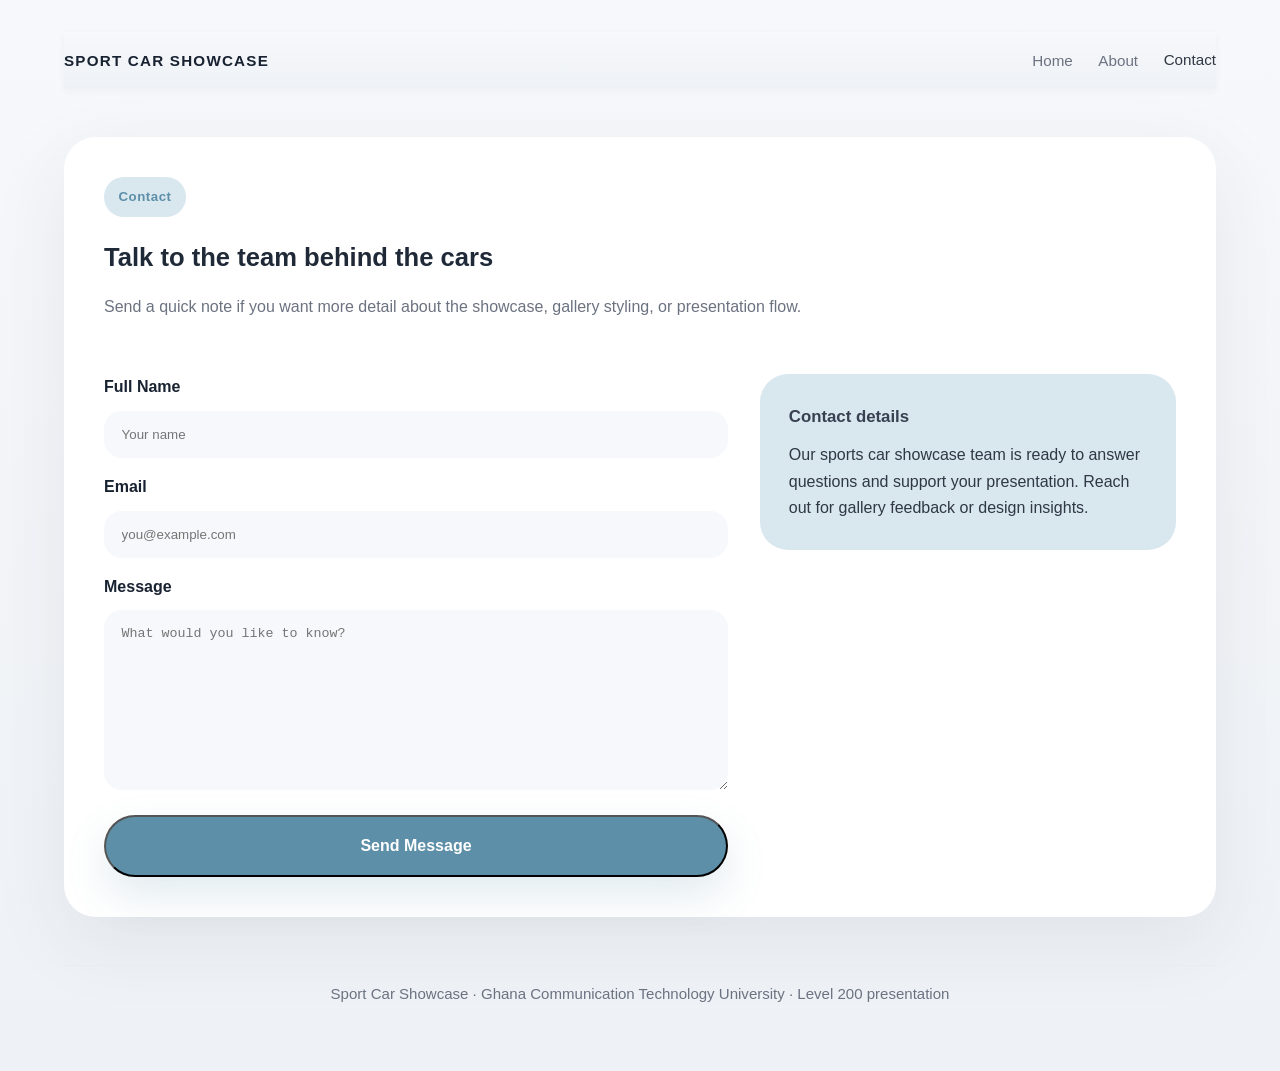
<file: contact.html>
<!DOCTYPE html>
<html lang="en">
<head>
  <meta charset="UTF-8" />
  <meta name="viewport" content="width=device-width, initial-scale=1.0" />
  <title>Contact — Sport Car Showcase</title>
  <link rel="stylesheet" href="styles.css" />
</head>
<body>
  <div class="page-shell">
    <header>
      <div class="logo">Sport Car Showcase</div>
      <nav class="nav-links">
        <a href="index.html">Home</a>
        <a href="about.html">About</a>
        <a href="contact.html" class="active">Contact</a>
      </nav>
    </header>

    <section class="contact-section">
      <div class="contact-content">
        <div class="contact-copy">
          <span class="eyebrow">Contact</span>
          <h2>Talk to the team behind the cars</h2>
          <p>Send a quick note if you want more detail about the showcase, gallery styling, or presentation flow.</p>
        </div>

        <div class="contact-grid">
          <form class="contact-form" action="#" method="post">
            <div class="form-group">
              <label for="contact-name">Full Name</label>
              <input id="contact-name" type="text" name="name" placeholder="Your name" required />
            </div>
            <div class="form-group">
              <label for="contact-email">Email</label>
              <input id="contact-email" type="email" name="email" placeholder="you@example.com" required />
            </div>
            <div class="form-group">
              <label for="contact-message">Message</label>
              <textarea id="contact-message" name="message" placeholder="What would you like to know?" required></textarea>
            </div>
            <button class="button-primary" type="submit">Send Message</button>
          </form>

          <aside class="contact-aside">
            <div class="contact-card">
              <h3>Contact details</h3>
              <p>Our sports car showcase team is ready to answer questions and support your presentation. Reach out for gallery feedback or design insights.</p>
            </div>
          </aside>
        </div>
      </div>
    </section>

    <footer>
      Sport Car Showcase · Ghana Communication Technology University · Level 200 presentation
    </footer>
  </div>
  <script src="script.js" defer></script>
</body>
</html>
</file>
<file: styles.css>
:root {
  color-scheme: light;
  font-family: "Inter", "Roboto", "Helvetica Neue", Arial, sans-serif;
  --bg: #f7f8fb;
  --surface: #ffffff;
  --text: #2f3844;
  --muted: #6b7280;
  --accent: #5d8fa8;
  --accent-soft: #d9e7ef;
  --border: #d7dce4;
  --radius: 24px;
  --shadow: 0 24px 80px rgba(47, 56, 68, 0.08);
  --section-gap: 3rem;
  --transition: 200ms ease-in-out;
}

* {
  box-sizing: border-box;
}

html {
  scroll-behavior: smooth;
}

body {
  margin: 0;
  min-height: 100vh;
  background: linear-gradient(180deg, #f7f8fb 0%, #eef2f6 100%);
  color: var(--text);
  line-height: 1.65;
}

a {
  color: inherit;
  text-decoration: none;
}

button,
.button {
  font: inherit;
  cursor: pointer;
}

.page-shell {
  max-width: 1200px;
  margin: 0 auto;
  padding: 2rem 1.5rem 4rem;
}

header {
  position: sticky;
  top: 0;
  z-index: 100;
  margin-bottom: var(--section-gap);
  padding: 1rem 0;
  display: flex;
  justify-content: space-between;
  align-items: center;
  gap: 1.5rem;
  background: linear-gradient(180deg, #f7f8fb 0%, #eef2f6 100%);
  box-shadow: 0 2px 8px rgba(47, 56, 68, 0.04);
}

.logo {
  font-weight: 700;
  letter-spacing: 0.08em;
  text-transform: uppercase;
  color: #182231;
  font-size: 0.95rem;
}

.nav-links {
  display: flex;
  align-items: center;
  gap: 1.6rem;
  flex-wrap: wrap;
}

.nav-links a {
  color: var(--muted);
  font-size: 0.95rem;
  transition: color var(--transition), transform var(--transition);
}

.nav-links a:hover,
.nav-links a.active {
  color: var(--text);
  transform: translateY(-1px);
}

.hero {
  display: grid;
  gap: 2.5rem;
  align-items: center;
  grid-template-columns: minmax(0, 1.1fr) minmax(280px, 0.9fr);
  animation: fadeIn 0.75s ease both;
}

.hero-copy {
  max-width: 620px;
}

.eyebrow {
  display: inline-flex;
  align-items: center;
  padding: 0.55rem 0.9rem;
  border-radius: 999px;
  background: var(--accent-soft);
  color: var(--accent);
  font-size: 0.83rem;
  font-weight: 700;
  letter-spacing: 0.04em;
  margin-bottom: 1.2rem;
}

h1 {
  font-size: clamp(2.8rem, 5vw, 4.4rem);
  line-height: 0.95;
  margin: 0;
  letter-spacing: -0.04em;
}

h2 {
  font-size: clamp(1.3rem, 2vw, 1.75rem);
  margin: 0 0 1rem;
  color: #1f2937;
}

h3 {
  font-size: 1.05rem;
  margin: 0 0 0.75rem;
  color: #374151;
}

p {
  margin: 0 0 1.35rem;
  color: var(--muted);
  font-size: 1rem;
  max-width: 46rem;
}

.hero-copy p:last-child {
  margin-bottom: 1.85rem;
}

.button-primary {
  display: inline-flex;
  align-items: center;
  justify-content: center;
  padding: 1rem 1.8rem;
  border-radius: 999px;
  background: var(--accent);
  color: #ffffff;
  font-weight: 700;
  box-shadow: 0 18px 40px rgba(93, 143, 168, 0.18);
  transition: transform var(--transition), box-shadow var(--transition), background var(--transition);
}

.button-primary:hover {
  transform: translateY(-2px);
  box-shadow: 0 22px 50px rgba(93, 143, 168, 0.22);
  background: #4d7b93;
}

.hero-visual {
  min-height: 420px;
  border-radius: 32px;
  padding: 2rem;
  background: #ffffff;
  box-shadow: 0 24px 80px rgba(47, 56, 68, 0.08);
  display: grid;
  align-items: center;
  justify-items: center;
  text-align: center;
  position: relative;
}

.hero-image {
  width: 100%;
  max-width: 500px;
  border-radius: 24px;
  object-fit: cover;
  display: block;
  box-shadow: 0 18px 40px rgba(47, 56, 68, 0.08);
}


.hero-visual .visual-card {
  position: relative;
  z-index: 1;
  width: min(100%, 360px);
  padding: 1.75rem;
  border-radius: 26px;
  background: #f7f8fb;
  box-shadow: 0 14px 32px rgba(47, 56, 68, 0.05);
}

.feature-grid {
  display: grid;
  gap: 1.5rem;
  margin: var(--section-gap) 0;
  grid-template-columns: repeat(auto-fit, minmax(240px, 1fr));
  animation: fadeIn 0.75s ease both;
  animation-delay: 0.2s;
}

.feature-card {
  padding: 1.75rem;
  border-radius: 24px;
  background: var(--surface);
  box-shadow: 0 16px 40px rgba(47, 56, 68, 0.05);
  transition: transform var(--transition), border-color var(--transition);
}

.car-gallery {
  display: grid;
  gap: 1.5rem;
  margin: var(--section-gap) 0;
  grid-template-columns: repeat(auto-fit, minmax(240px, 1fr));
}

.car-card {
  display: grid;
  gap: 1rem;
  background: #ffffff;
  border-radius: 28px;
  overflow: hidden;
  box-shadow: 0 18px 50px rgba(47, 56, 68, 0.08);
  transition: transform var(--transition), box-shadow var(--transition);
}

.car-card:hover {
  transform: translateY(-2px);
  box-shadow: 0 22px 55px rgba(47, 56, 68, 0.12);
}

.car-card img {
  width: 100%;
  display: block;
  aspect-ratio: 16 / 10;
  object-fit: cover;
}

.car-copy {
  padding: 1.35rem 1.5rem 1.8rem;
}

.car-copy h3 {
  margin: 0 0 0.75rem;
  font-size: 1.1rem;
  color: #1f2937;
}

.car-copy p {
  margin: 0;
  color: var(--muted);
}

.contact-section {
  margin-top: var(--section-gap);
  padding: 2.5rem;
  border-radius: 32px;
  background: #ffffff;
  box-shadow: 0 24px 80px rgba(47, 56, 68, 0.08);
}

.contact-content {
  display: grid;
  gap: 2rem;
}

.contact-copy h2 {
  margin-top: 0;
  color: #1f2937;
}

.contact-grid {
  display: grid;
  gap: 2rem;
  grid-template-columns: minmax(320px, 1.2fr) minmax(260px, 0.8fr);
  align-items: start;
}

.contact-form {
  display: grid;
  gap: 1rem;
}

.form-group label {
  display: block;
  margin-bottom: 0.65rem;
  font-weight: 600;
  color: #182231;
}

.form-group input,
.form-group textarea {
  width: 100%;
  padding: 1rem 1.1rem;
  border-radius: 18px;
  border: none;
  background: #f7f8fb;
  color: var(--text);
}

.form-group textarea {
  min-height: 180px;
  resize: vertical;
}

.contact-aside {
  display: grid;
  align-items: start;
}

.contact-card {
  padding: 1.8rem;
  border-radius: 28px;
  background: var(--accent-soft);
}

.contact-card h3 {
  margin-top: 0;
}

.contact-card p {
  margin: 0;
  color: var(--text);
}

.feature-card:hover {
  transform: translateY(-3px);
}

.feature-card strong {
  display: block;
  margin-bottom: 0.75rem;
  color: #1f2937;
  font-size: 1rem;
}

.team-overview {
  display: grid;
  gap: 2rem;
  grid-template-columns: 1.75fr 1fr;
  align-items: start;
  padding: 2.5rem 2rem;
  background: #ffffff;
  border-radius: 32px;
  box-shadow: 0 24px 80px rgba(47, 56, 68, 0.08);
  animation: fadeIn 0.75s ease both;
  animation-delay: 0.35s;
}

.team-overview h2 {
  margin-top: 0;
}

.team-badges {
  display: grid;
  gap: 0.9rem;
  padding: 0;
  list-style: none;
}

.team-badges li {
  padding: 1rem 1.2rem;
  border-radius: 18px;
  background: #f7f8fb;
  color: #2f3844;
  font-size: 0.98rem;
}

footer {
  margin-top: var(--section-gap);
  padding-top: 1rem;
  border-top: 1px solid #e8edf3;
  color: var(--muted);
  font-size: 0.94rem;
  text-align: center;
}

@keyframes fadeIn {
  from { opacity: 0; transform: translateY(18px); }
  to { opacity: 1; transform: translateY(0); }
}

@media (max-width: 900px) {
  .hero {
    grid-template-columns: 1fr;
  }

  .hero-visual {
    min-height: 360px;
  }

  .team-overview {
    grid-template-columns: 1fr;
  }
}

@media (max-width: 680px) {
  header {
    flex-direction: column;
    align-items: flex-start;
  }

  .nav-links {
    width: 100%;
    justify-content: space-between;
  }

  .hero {
    padding-top: 0;
  }

  .hero-visual {
    padding: 1.5rem;
  }
}
</file>
